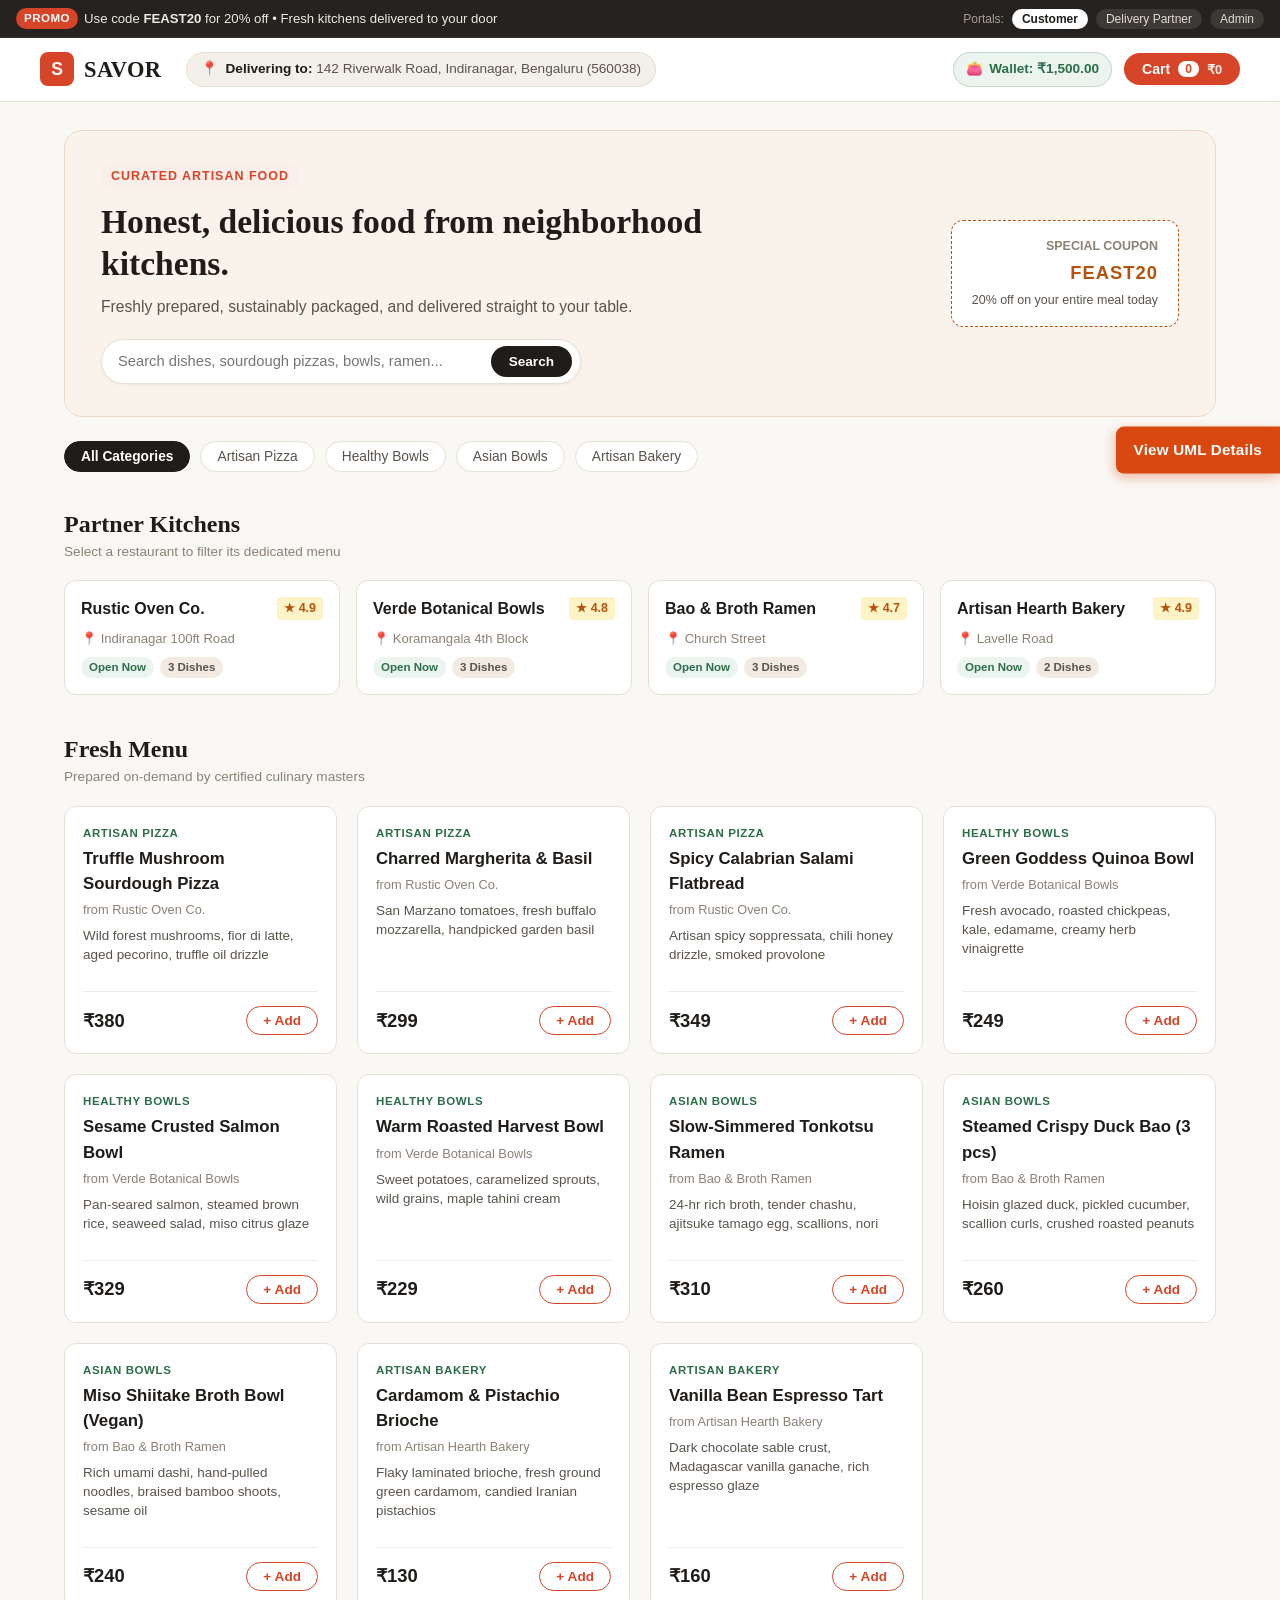
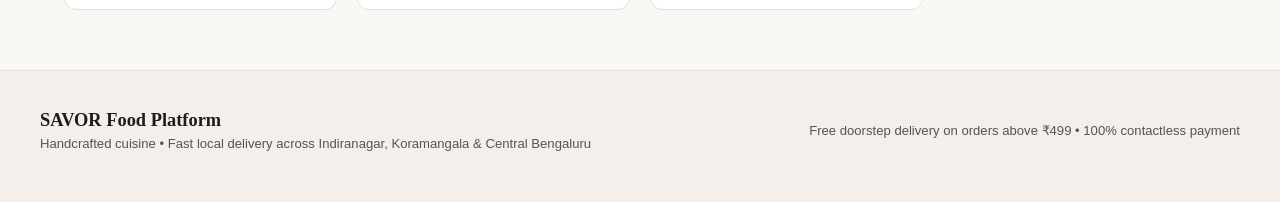
<file: index.html>
<!DOCTYPE html>
<html lang="en">
<head>
  <meta charset="UTF-8">
  <meta name="viewport" content="width=device-width, initial-scale=1.0">
  <title>SAVOR — Handcrafted Food & Local Kitchens</title>
  <link rel="stylesheet" href="styles.css">
</head>
<body>

  <!-- Top System Bar with Operational Portals & Offer -->
  <aside class="top-banner">
    <div style="display:flex; align-items:center;">
      <span class="banner-badge">PROMO</span>
      <span>Use code <strong>FEAST20</strong> for 20% off • Fresh kitchens delivered to your door</span>
    </div>
    <div class="banner-role-pills">
      <span style="font-size:0.75rem; color:#A8A095;">Portals:</span>
      <button class="role-pill-btn active" onclick="showRoleOverview('Customer')">Customer</button>
      <button class="role-pill-btn" onclick="showRoleOverview('DeliveryPartner')">Delivery Partner</button>
      <button class="role-pill-btn" onclick="showRoleOverview('Admin')">Admin</button>
    </div>
  </aside>

  <!-- Navigation Bar -->
  <header class="navbar">
    <div class="nav-container">
      <div style="display:flex; align-items:center; gap:24px;">
        <a href="#" class="brand-group">
          <div class="brand-icon">S</div>
          <span class="brand-name">SAVOR</span>
        </a>

        <!-- Delivery Address -->
        <div class="address-box" title="Delivery Address">
          <span>📍</span>
          <div>
            <span class="address-label">Delivering to:</span>
            <span id="navAddress">142 Riverwalk Road, Indiranagar, Bengaluru (560038)</span>
          </div>
        </div>
      </div>

      <!-- Nav Actions (Wallet & Cart) -->
      <div class="nav-actions">
        <!-- Customer Wallet Balance -->
        <div class="wallet-badge" title="Customer Wallet Balance">
          <span>👛</span>
          <span>Wallet: <strong id="walletDisplay">₹1,500.00</strong></span>
        </div>

        <!-- Cart Button -->
        <button class="btn-cart" onclick="openCart()">
          <span>Cart</span>
          <span class="cart-counter" id="cartCountBadge">0</span>
          <span id="cartNavTotal" style="font-size:0.8rem; opacity:0.9;">₹0.00</span>
        </button>
      </div>
    </div>
  </header>

  <main>
    <!-- Hero / Discovery Section -->
    <section class="hero-section">
      <div class="hero-card">
        <div class="hero-content">
          <span class="hero-tag">Curated Artisan Food</span>
          <h1 class="hero-title">Honest, delicious food from neighborhood kitchens.</h1>
          <p class="hero-subtitle">Freshly prepared, sustainably packaged, and delivered straight to your table.</p>
          
          <div class="hero-search-bar">
            <input type="text" id="searchInput" placeholder="Search dishes, sourdough pizzas, bowls, ramen...">
            <button class="hero-search-btn" onclick="renderFoodItems()">Search</button>
          </div>
        </div>

        <!-- Coupon Card -->
        <div class="hero-coupon-banner">
          <div class="coupon-label">Special Coupon</div>
          <div class="coupon-code">FEAST20</div>
          <div class="coupon-desc">20% off on your entire meal today</div>
        </div>
      </div>
    </section>

    <!-- Category Filter Chips -->
    <nav class="filter-section" id="filterChips" aria-label="Food Categories">
      <button class="filter-chip active" data-category="All">All Categories</button>
      <button class="filter-chip" data-category="Artisan Pizza">Artisan Pizza</button>
      <button class="filter-chip" data-category="Healthy Bowls">Healthy Bowls</button>
      <button class="filter-chip" data-category="Asian Bowls">Asian Bowls</button>
      <button class="filter-chip" data-category="Artisan Bakery">Artisan Bakery</button>
    </nav>

    <!-- Main Content Area -->
    <div class="content-container">
      <!-- Restaurants Section -->
      <section style="margin-bottom: 32px;">
        <div class="section-header">
          <div>
            <h2 class="section-title">Partner Kitchens</h2>
            <p class="section-meta">Select a restaurant to filter its dedicated menu</p>
          </div>
        </div>
        <div class="restaurants-strip" id="restaurantsStrip">
          <!-- Populated by app.js -->
        </div>
      </section>

      <!-- Food Catalog Grid -->
      <section>
        <div class="section-header">
          <div>
            <h2 class="section-title">Fresh Menu</h2>
            <p class="section-meta">Prepared on-demand by certified culinary masters</p>
          </div>
        </div>
        <div class="food-grid" id="foodGrid">
          <!-- Populated by app.js -->
        </div>
      </section>
    </div>
  </main>

  <!-- Slide-Over Cart Drawer -->
  <div class="cart-overlay" id="cartOverlay" onclick="closeCart()"></div>
  <aside class="cart-drawer" id="cartDrawer" aria-label="Shopping Cart">
    <div class="cart-drawer-header">
      <h3 class="cart-drawer-title">Your Order Cart</h3>
      <button class="btn-close-cart" onclick="closeCart()" aria-label="Close Cart">&times;</button>
    </div>

    <!-- Cart items list -->
    <div class="cart-items-list" id="cartItemsList">
      <!-- Populated by app.js -->
    </div>

    <!-- Cart summary & checkout footer -->
    <div class="cart-drawer-footer">
      <!-- Coupon apply box -->
      <div class="coupon-input-group">
        <input type="text" id="couponInput" placeholder="PROMO CODE (e.g. FEAST20)" value="FEAST20">
        <button onclick="applyCouponCode()">Apply</button>
      </div>
      <div id="couponMsg" class="coupon-status-msg"></div>

      <!-- Price breakdown in Rupees -->
      <div class="price-summary-row">
        <span>Subtotal</span>
        <span id="subtotalDisplay">₹0.00</span>
      </div>
      <div class="price-summary-row discount-row" id="discountRow" style="display:none;">
        <span>Promo Discount</span>
        <span id="discountDisplay">-₹0.00</span>
      </div>
      <div class="price-summary-row">
        <span>Delivery Fee</span>
        <span>₹40.00</span>
      </div>
      <div class="price-summary-row total-row">
        <span>Total Payable</span>
        <span id="totalDisplay">₹0.00</span>
      </div>

      <button class="btn-checkout" id="btnCheckout" onclick="openCheckoutModal()">Proceed to Checkout</button>
    </div>
  </aside>

  <!-- Checkout & Live Order Tracker Modal -->
  <div class="modal-backdrop" id="orderModalBackdrop">
    <div class="modal-box">
      <!-- Step 1: Checkout & Payment Selection -->
      <div id="checkoutStep">
        <div class="modal-header">
          <h3 class="modal-title">Checkout & Payment</h3>
          <button class="btn-close-cart" onclick="closeOrderModal()">&times;</button>
        </div>
        <div class="modal-body">
          <h4 style="font-size:0.95rem; margin-bottom:8px; color:var(--text-secondary);">Order Review</h4>
          <div id="checkoutOrderItems" style="background:var(--bg-subtle); padding:14px; border-radius:var(--radius-sm); margin-bottom:18px;">
            <!-- Rendered by app.js -->
          </div>

          <h4 style="font-size:0.95rem; margin-bottom:8px; color:var(--text-secondary);">Select Payment Method</h4>
          <div class="payment-methods-grid">
            <div class="payment-option-card selected" data-method="WALLET" onclick="selectPaymentMethod('WALLET')">
              <span style="font-size:1.3rem;">👛</span>
              <div>
                <div class="payment-option-name">Customer Wallet</div>
                <div class="payment-option-sub" id="walletOptionSub">Balance: ₹1,500.00</div>
              </div>
            </div>

            <div class="payment-option-card" data-method="UPI" onclick="selectPaymentMethod('UPI')">
              <span style="font-size:1.3rem;">📱</span>
              <div>
                <div class="payment-option-name">Instant UPI</div>
                <div class="payment-option-sub">GPay / PhonePe / Paytm / QR</div>
              </div>
            </div>

            <div class="payment-option-card" data-method="CARD" onclick="selectPaymentMethod('CARD')">
              <span style="font-size:1.3rem;">💳</span>
              <div>
                <div class="payment-option-name">Credit / Debit Card</div>
                <div class="payment-option-sub">Visa, Mastercard, RuPay</div>
              </div>
            </div>

            <div class="payment-option-card" data-method="COD" onclick="selectPaymentMethod('COD')">
              <span style="font-size:1.3rem;">💵</span>
              <div>
                <div class="payment-option-name">Cash on Delivery</div>
                <div class="payment-option-sub">Pay upon doorstep arrival</div>
              </div>
            </div>
          </div>

          <button class="btn-checkout" onclick="confirmAndPlaceOrder()">Place Order & Pay</button>
        </div>
      </div>

      <!-- Step 2: Live Order Tracker -->
      <div id="trackingStep" style="display:none;">
        <div class="modal-header">
          <h3 class="modal-title">Live Order Tracker</h3>
          <button class="btn-close-cart" onclick="closeOrderModal()">&times;</button>
        </div>
        <div class="modal-body">
          <div class="tracker-header">
            <div>
              <div class="tracker-order-id" id="trackerOrderId">Order #ORD-1092</div>
              <div class="tracker-timestamp" id="trackerTime">Placed just now</div>
            </div>
            <div style="text-align:right;">
              <div style="font-size:0.8rem; color:var(--text-muted);">From Kitchen</div>
              <div style="font-weight:700; color:var(--text-main);" id="trackerRestaurantName">Rustic Oven Co.</div>
            </div>
          </div>

          <!-- Order Status Stepper -->
          <div class="order-stepper">
            <div class="step-node active" id="stepNode_PLACED">
              <div class="step-dot">1</div>
              <div class="step-title">Order Placed</div>
              <div class="step-desc">Your order has been received by the platform.</div>
            </div>
            <div class="step-node" id="stepNode_CONFIRMED">
              <div class="step-dot">2</div>
              <div class="step-title">Kitchen Accepted</div>
              <div class="step-desc">The restaurant accepted and is allocating fresh ingredients.</div>
            </div>
            <div class="step-node" id="stepNode_PREPARING">
              <div class="step-dot">3</div>
              <div class="step-title">Cooking & Packaging</div>
              <div class="step-desc">Chefs are handcrafting your meal fresh.</div>
            </div>
            <div class="step-node" id="stepNode_OUT_FOR_DELIVERY">
              <div class="step-dot">4</div>
              <div class="step-title">Out for Delivery</div>
              <div class="step-desc">Delivery partner picked up and is en route.</div>
            </div>
            <div class="step-node" id="stepNode_DELIVERED">
              <div class="step-dot">5</div>
              <div class="step-title">Delivered</div>
              <div class="step-desc">Arrived safely at your doorstep. Enjoy your meal!</div>
            </div>
          </div>

          <!-- Assigned Delivery Partner Card -->
          <div class="delivery-partner-badge">
            <div style="display:flex; align-items:center; gap:12px;">
              <div class="partner-avatar">🛵</div>
              <div>
                <div style="font-weight:700; font-size:0.92rem;" id="trackerPartnerName">Marcus Vance</div>
                <div style="font-size:0.8rem; color:var(--text-muted);" id="trackerPartnerVehicle">TVS Jupiter • KA-04-E-4921</div>
              </div>
            </div>
            <span class="status-pill open">Assigned Rider</span>
          </div>

          <!-- Real Operational Controls -->
          <div class="sim-controls">
            <button class="btn-sim-action" id="btnSimAdvance" onclick="advanceOrderStatusSimulation()">
              Advance Order Status
            </button>
            <button class="btn-sim-action btn-sim-cancel" onclick="cancelCurrentOrder()">
              Cancel Order
            </button>
          </div>
        </div>
      </div>
    </div>
  </div>

  <!-- Role Inspection & Operational Dashboard Modal -->
  <div class="modal-backdrop" id="roleOverviewModal">
    <div class="modal-box">
      <div class="modal-header">
        <h3 class="modal-title" id="roleModalTitle">Role Dashboard</h3>
        <button class="btn-close-cart" onclick="closeRoleOverview()">&times;</button>
      </div>
      <div class="modal-body" id="roleOverviewContent">
        <!-- Rendered dynamically by app.js with real actions & stats -->
      </div>
    </div>
  </div>

  <!-- Minimal Footer -->
  <footer class="site-footer">
    <div class="footer-container">
      <div>
        <div class="footer-brand">SAVOR Food Platform</div>
        <p class="footer-note">Handcrafted cuisine &bull; Fast local delivery across Indiranagar, Koramangala & Central Bengaluru</p>
      </div>
      <div style="font-size:0.82rem; color:var(--text-secondary); text-align:right;">
        <span>Free doorstep delivery on orders above ₹499 &bull; 100% contactless payment</span>
      </div>
    </div>
  </footer>

  <!-- Floating Button: View UML Details (Home page only) -->
  <a href="/uml" id="btnFloatingUml" class="floating-uml-btn" aria-label="View UML Details">
    <span>View UML Details</span>
  </a>

  <style>
    /* Floating Button on the right side of the screen, vertically in the middle */
    .floating-uml-btn {
      position: fixed;
      right: 0;
      top: 50%;
      transform: translateY(-50%);
      background-color: #d9480f;
      color: #ffffff !important;
      text-decoration: none;
      padding: 12px 18px;
      border-top-left-radius: 8px;
      border-bottom-left-radius: 8px;
      border-top-right-radius: 0;
      border-bottom-right-radius: 0;
      box-shadow: -2px 4px 12px rgba(217, 72, 15, 0.35);
      font-family: var(--font-sans, -apple-system, BlinkMacSystemFont, "Segoe UI", Roboto, sans-serif);
      font-weight: 600;
      font-size: 0.95rem;
      letter-spacing: 0.2px;
      z-index: 999;
      display: inline-flex;
      align-items: center;
      transition: all 0.2s ease;
      cursor: pointer;
    }
    .floating-uml-btn:hover {
      background-color: #bf3f0d;
      transform: translateY(-50%) translateX(-4px);
      box-shadow: -4px 6px 18px rgba(217, 72, 15, 0.5);
      color: #ffffff !important;
    }
  </style>

  <script>
    if (window.location.protocol === 'file:') {
      var umlFloatingBtn = document.getElementById('btnFloatingUml');
      if (umlFloatingBtn) {
        umlFloatingBtn.setAttribute('href', 'uml.html');
      }
    }
  </script>

  <script src="app.js"></script>
</body>
</html>
</file>
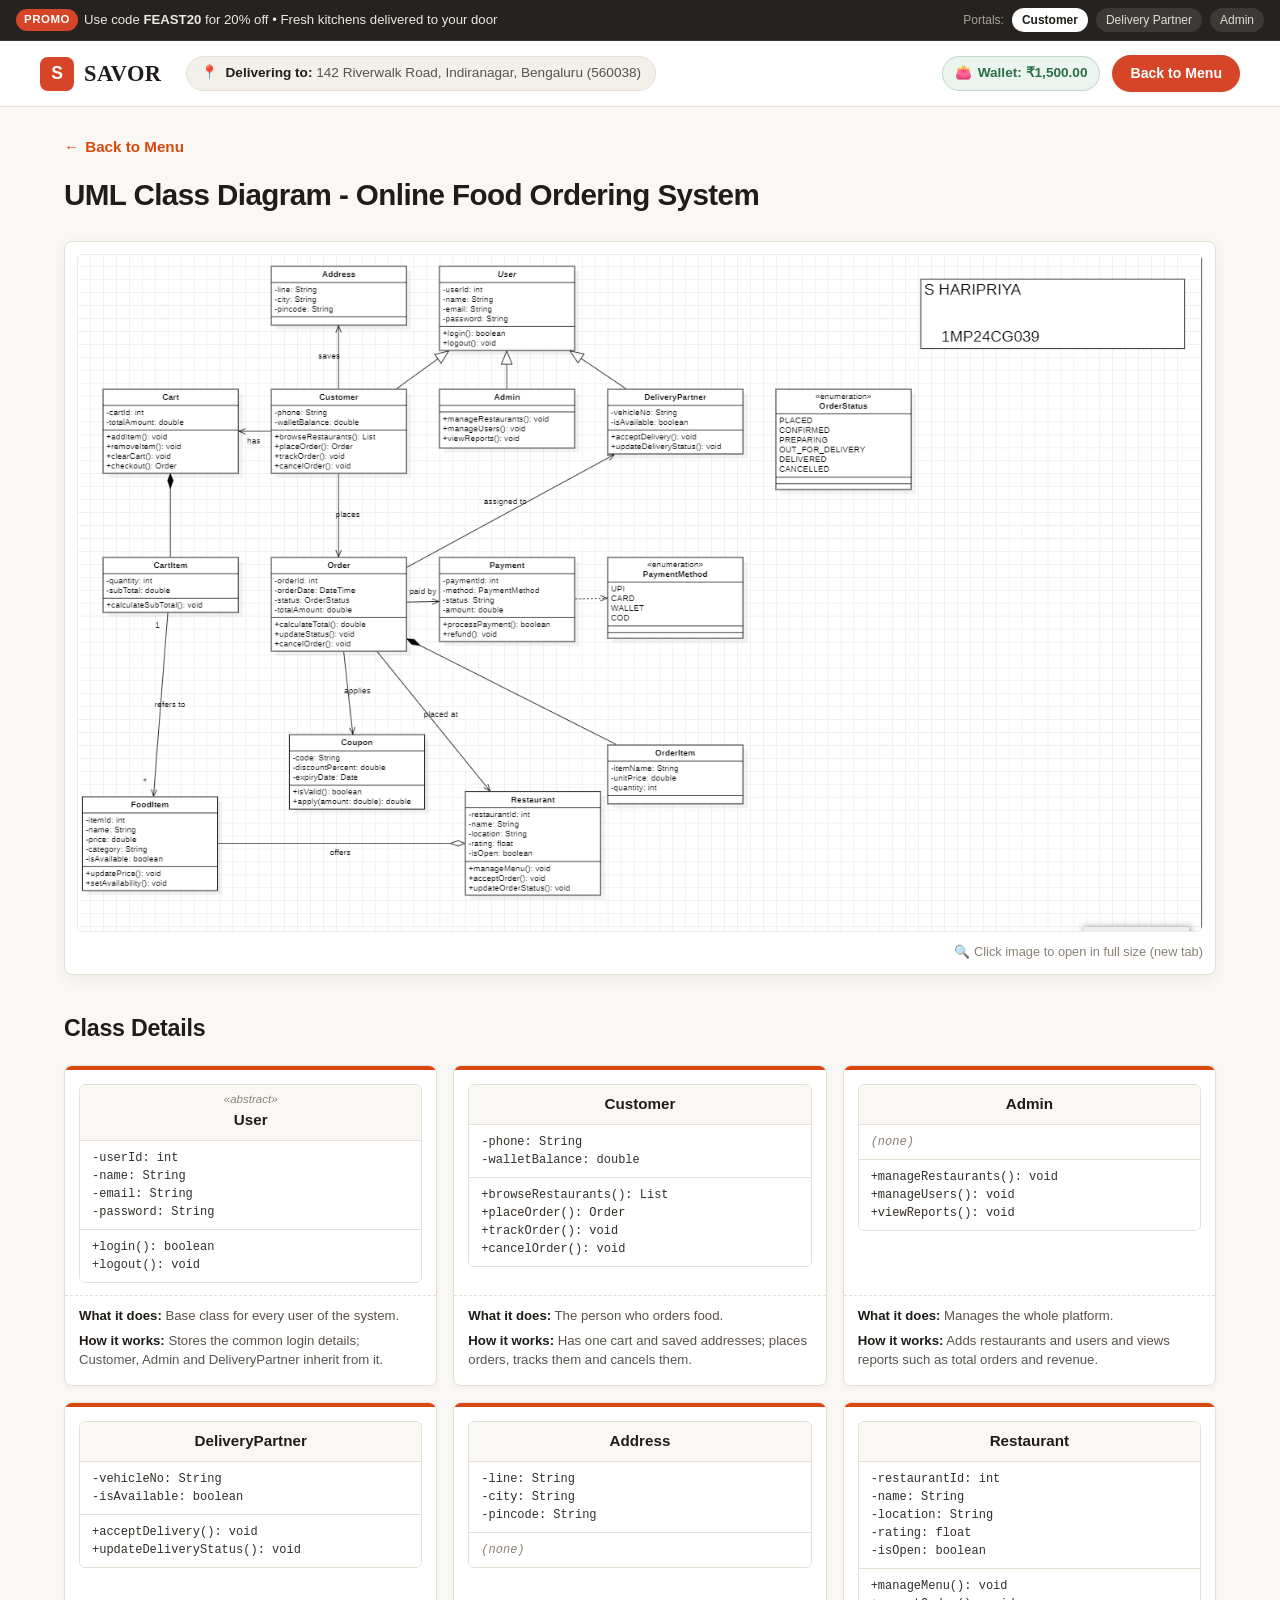
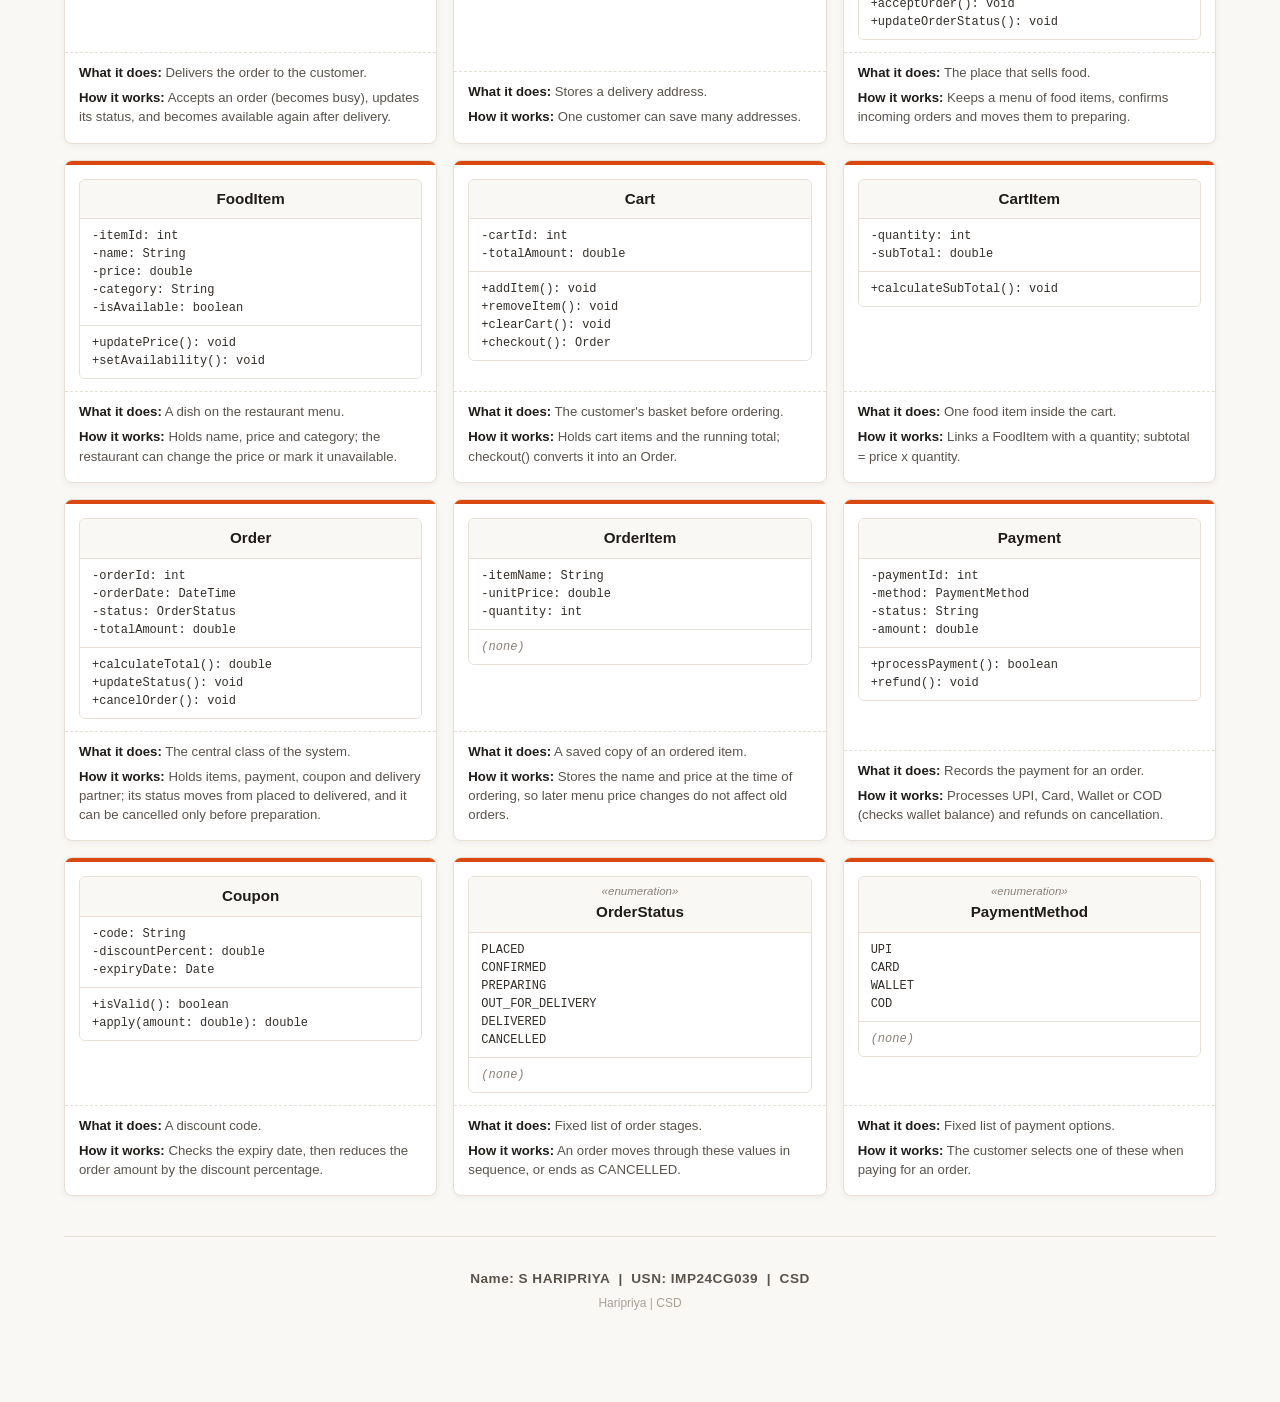
<file: uml.html>
<!DOCTYPE html>
<html lang="en">
<head>
  <meta charset="UTF-8">
  <meta name="viewport" content="width=device-width, initial-scale=1.0">
  <title>UML Class Diagram — Online Food Ordering System</title>
  <link rel="stylesheet" href="styles.css">
  <style>
    /* Inline styles for UML Details Page */
    .uml-page-container {
      max-width: 1200px;
      margin: 28px auto 50px;
      padding: 0 24px;
    }

    .back-menu-link {
      display: inline-flex;
      align-items: center;
      gap: 6px;
      color: #d9480f;
      font-weight: 600;
      font-size: 0.95rem;
      text-decoration: none;
      margin-bottom: 14px;
      transition: color 0.15s ease, transform 0.15s ease;
    }
    .back-menu-link:hover {
      color: #bf3f0d;
      transform: translateX(-3px);
    }

    .uml-main-title {
      font-size: 1.85rem;
      font-weight: 700;
      color: #1F1C19;
      margin-bottom: 24px;
      letter-spacing: -0.02em;
    }

    /* Diagram Image Section */
    .uml-diagram-wrapper {
      background: #FFFFFF;
      border: 1px solid #E6DFD5;
      border-radius: 8px;
      padding: 12px;
      box-shadow: 0 4px 14px rgba(35, 28, 24, 0.06);
      margin-bottom: 36px;
      transition: box-shadow 0.2s ease;
    }
    .uml-diagram-wrapper:hover {
      box-shadow: 0 8px 24px rgba(35, 28, 24, 0.10);
    }
    .uml-diagram-wrapper a {
      display: block;
      text-decoration: none;
      cursor: zoom-in;
    }
    .uml-diagram-img {
      display: block;
      width: 100%;
      max-width: 100%;
      height: auto;
      border-radius: 6px;
      border: 1px solid #EFEBE4;
    }
    .uml-img-caption {
      margin-top: 10px;
      font-size: 0.8rem;
      color: #8A8177;
      text-align: right;
    }

    /* Class Details Section */
    .uml-section-title {
      font-size: 1.45rem;
      font-weight: 700;
      color: #1F1C19;
      margin-bottom: 20px;
      letter-spacing: -0.01em;
    }

    /* Responsive Grid: 3 columns, 2 under 900px, 1 under 600px */
    .uml-grid {
      display: grid;
      grid-template-columns: repeat(3, 1fr);
      gap: 16px;
      align-items: stretch;
    }
    @media (max-width: 900px) {
      .uml-grid {
        grid-template-columns: repeat(2, 1fr);
      }
    }
    @media (max-width: 600px) {
      .uml-grid {
        grid-template-columns: 1fr;
      }
    }

    /* Card Style: white bg, 1px border, rounded corners, light shadow, orange header strip, equal height */
    .uml-card {
      background: #FFFFFF;
      border: 1px solid #E6DFD5;
      border-radius: 8px;
      box-shadow: 0 2px 6px rgba(35, 28, 24, 0.05);
      display: flex;
      flex-direction: column;
      overflow: hidden;
      height: 100%;
      box-sizing: border-box;
      transition: transform 0.15s ease, box-shadow 0.15s ease;
    }
    .uml-card:hover {
      transform: translateY(-2px);
      box-shadow: 0 6px 16px rgba(35, 28, 24, 0.08);
    }

    .uml-header-strip {
      height: 4px;
      background-color: #d9480f;
      width: 100%;
      flex-shrink: 0;
    }

    /* UML-Style Class Table */
    .uml-table {
      border: 1px solid #E6DFD5;
      border-radius: 6px;
      margin: 14px 14px 12px;
      background: #FFFFFF;
      overflow: hidden;
    }

    .uml-table-header {
      padding: 8px 10px;
      text-align: center;
      background: #FAF8F5;
      border-bottom: 1px solid #E6DFD5;
    }
    .uml-stereotype {
      font-size: 0.72rem;
      color: #8A8177;
      font-style: italic;
      line-height: 1.2;
      margin-bottom: 2px;
    }
    .uml-class-name {
      font-weight: 700;
      font-size: 0.95rem;
      color: #1F1C19;
    }

    .uml-section {
      padding: 8px 12px;
      font-family: 'SFMono-Regular', Consolas, 'Liberation Mono', Menlo, Courier, monospace;
      font-size: 0.75rem;
      line-height: 1.5;
      color: #332E29;
      background: #FFFFFF;
    }
    .uml-attributes {
      border-bottom: 1px solid #E6DFD5;
    }
    .uml-none {
      color: #8A8177;
      font-style: italic;
      font-family: inherit;
    }

    /* Explanation: What it does & How it works */
    .uml-explanation {
      padding: 10px 14px 16px;
      font-size: 0.825rem;
      line-height: 1.45;
      color: #59534C;
      border-top: 1px dashed #E6DFD5;
      margin-top: auto;
      display: flex;
      flex-direction: column;
      gap: 6px;
    }
    .uml-explanation strong {
      color: #1F1C19;
    }

    /* Footer */
    .uml-page-footer {
      text-align: center;
      color: #8A8177;
      font-size: 0.85rem;
      padding: 32px 16px 40px;
      border-top: 1px solid #E6DFD5;
      margin-top: 40px;
    }
    .uml-page-footer .author-primary {
      font-weight: 600;
      color: #59534C;
      letter-spacing: 0.5px;
    }
    .uml-page-footer .author-secondary {
      font-size: 0.75rem;
      color: #A8A095;
      margin-top: 4px;
    }
  </style>
</head>
<body>

  <!-- Top System Bar with Operational Portals & Offer (Same navbar style) -->
  <aside class="top-banner">
    <div style="display:flex; align-items:center;">
      <span class="banner-badge">PROMO</span>
      <span>Use code <strong>FEAST20</strong> for 20% off • Fresh kitchens delivered to your door</span>
    </div>
    <div class="banner-role-pills">
      <span style="font-size:0.75rem; color:#A8A095;">Portals:</span>
      <a href="/" class="role-pill-btn active" style="text-decoration:none;">Customer</a>
      <a href="/" class="role-pill-btn" style="text-decoration:none;">Delivery Partner</a>
      <a href="/" class="role-pill-btn" style="text-decoration:none;">Admin</a>
    </div>
  </aside>

  <!-- Navigation Bar (Same as other pages) -->
  <header class="navbar">
    <div class="nav-container">
      <div style="display:flex; align-items:center; gap:24px;">
        <a href="/" class="brand-group" id="navBrandLink" style="text-decoration:none;">
          <div class="brand-icon">S</div>
          <span class="brand-name">SAVOR</span>
        </a>

        <!-- Delivery Address -->
        <div class="address-box" title="Delivery Address">
          <span>📍</span>
          <div>
            <span class="address-label">Delivering to:</span>
            <span>142 Riverwalk Road, Indiranagar, Bengaluru (560038)</span>
          </div>
        </div>
      </div>

      <!-- Nav Actions (Wallet & Back to Menu) -->
      <div class="nav-actions">
        <div class="wallet-badge" title="Customer Wallet Balance">
          <span>👛</span>
          <span>Wallet: <strong>₹1,500.00</strong></span>
        </div>
        <a href="/" class="btn-cart" id="navBackBtn" style="text-decoration:none;">
          <span>Back to Menu</span>
        </a>
      </div>
    </div>
  </header>

  <!-- Main Container -->
  <main class="uml-page-container">
    <!-- Back to Menu link -->
    <div>
      <a href="/" class="back-menu-link" id="topBackLink">
        <span>&larr;</span> Back to Menu
      </a>
    </div>

    <!-- Main Heading -->
    <h1 class="uml-main-title">UML Class Diagram - Online Food Ordering System</h1>

    <!-- 1. UML Diagram Image -->
    <section class="uml-diagram-wrapper">
      <a href="/static/uml_diagram.png" id="diagramImgLink" target="_blank" rel="noopener noreferrer" title="Click to view full size diagram in a new tab">
        <img src="/static/uml_diagram.png" id="diagramImg" alt="UML Class Diagram - Online Food Ordering System" class="uml-diagram-img">
      </a>
      <div class="uml-img-caption">
        <span>🔍 Click image to open in full size (new tab)</span>
      </div>
    </section>

    <!-- 2. Class Details Heading -->
    <h2 class="uml-section-title">Class Details</h2>

    <!-- 3. Responsive Grid of 15 Cards (3 per row) -->
    <div class="uml-grid">

      <!-- ==================== ROW 1 ==================== -->
      <!-- Card 1: User -->
      <div class="uml-card">
        <div class="uml-header-strip"></div>
        <div class="uml-table">
          <div class="uml-table-header">
            <div class="uml-stereotype">&laquo;abstract&raquo;</div>
            <div class="uml-class-name">User</div>
          </div>
          <div class="uml-section uml-attributes">
            <div>-userId: int</div>
            <div>-name: String</div>
            <div>-email: String</div>
            <div>-password: String</div>
          </div>
          <div class="uml-section uml-methods">
            <div>+login(): boolean</div>
            <div>+logout(): void</div>
          </div>
        </div>
        <div class="uml-explanation">
          <div><strong>What it does:</strong> Base class for every user of the system.</div>
          <div><strong>How it works:</strong> Stores the common login details; Customer, Admin and DeliveryPartner inherit from it.</div>
        </div>
      </div>

      <!-- Card 2: Customer -->
      <div class="uml-card">
        <div class="uml-header-strip"></div>
        <div class="uml-table">
          <div class="uml-table-header">
            <div class="uml-class-name">Customer</div>
          </div>
          <div class="uml-section uml-attributes">
            <div>-phone: String</div>
            <div>-walletBalance: double</div>
          </div>
          <div class="uml-section uml-methods">
            <div>+browseRestaurants(): List</div>
            <div>+placeOrder(): Order</div>
            <div>+trackOrder(): void</div>
            <div>+cancelOrder(): void</div>
          </div>
        </div>
        <div class="uml-explanation">
          <div><strong>What it does:</strong> The person who orders food.</div>
          <div><strong>How it works:</strong> Has one cart and saved addresses; places orders, tracks them and cancels them.</div>
        </div>
      </div>

      <!-- Card 3: Admin -->
      <div class="uml-card">
        <div class="uml-header-strip"></div>
        <div class="uml-table">
          <div class="uml-table-header">
            <div class="uml-class-name">Admin</div>
          </div>
          <div class="uml-section uml-attributes">
            <div class="uml-none">(none)</div>
          </div>
          <div class="uml-section uml-methods">
            <div>+manageRestaurants(): void</div>
            <div>+manageUsers(): void</div>
            <div>+viewReports(): void</div>
          </div>
        </div>
        <div class="uml-explanation">
          <div><strong>What it does:</strong> Manages the whole platform.</div>
          <div><strong>How it works:</strong> Adds restaurants and users and views reports such as total orders and revenue.</div>
        </div>
      </div>

      <!-- ==================== ROW 2 ==================== -->
      <!-- Card 4: DeliveryPartner -->
      <div class="uml-card">
        <div class="uml-header-strip"></div>
        <div class="uml-table">
          <div class="uml-table-header">
            <div class="uml-class-name">DeliveryPartner</div>
          </div>
          <div class="uml-section uml-attributes">
            <div>-vehicleNo: String</div>
            <div>-isAvailable: boolean</div>
          </div>
          <div class="uml-section uml-methods">
            <div>+acceptDelivery(): void</div>
            <div>+updateDeliveryStatus(): void</div>
          </div>
        </div>
        <div class="uml-explanation">
          <div><strong>What it does:</strong> Delivers the order to the customer.</div>
          <div><strong>How it works:</strong> Accepts an order (becomes busy), updates its status, and becomes available again after delivery.</div>
        </div>
      </div>

      <!-- Card 5: Address -->
      <div class="uml-card">
        <div class="uml-header-strip"></div>
        <div class="uml-table">
          <div class="uml-table-header">
            <div class="uml-class-name">Address</div>
          </div>
          <div class="uml-section uml-attributes">
            <div>-line: String</div>
            <div>-city: String</div>
            <div>-pincode: String</div>
          </div>
          <div class="uml-section uml-methods">
            <div class="uml-none">(none)</div>
          </div>
        </div>
        <div class="uml-explanation">
          <div><strong>What it does:</strong> Stores a delivery address.</div>
          <div><strong>How it works:</strong> One customer can save many addresses.</div>
        </div>
      </div>

      <!-- Card 6: Restaurant -->
      <div class="uml-card">
        <div class="uml-header-strip"></div>
        <div class="uml-table">
          <div class="uml-table-header">
            <div class="uml-class-name">Restaurant</div>
          </div>
          <div class="uml-section uml-attributes">
            <div>-restaurantId: int</div>
            <div>-name: String</div>
            <div>-location: String</div>
            <div>-rating: float</div>
            <div>-isOpen: boolean</div>
          </div>
          <div class="uml-section uml-methods">
            <div>+manageMenu(): void</div>
            <div>+acceptOrder(): void</div>
            <div>+updateOrderStatus(): void</div>
          </div>
        </div>
        <div class="uml-explanation">
          <div><strong>What it does:</strong> The place that sells food.</div>
          <div><strong>How it works:</strong> Keeps a menu of food items, confirms incoming orders and moves them to preparing.</div>
        </div>
      </div>

      <!-- ==================== ROW 3 ==================== -->
      <!-- Card 7: FoodItem -->
      <div class="uml-card">
        <div class="uml-header-strip"></div>
        <div class="uml-table">
          <div class="uml-table-header">
            <div class="uml-class-name">FoodItem</div>
          </div>
          <div class="uml-section uml-attributes">
            <div>-itemId: int</div>
            <div>-name: String</div>
            <div>-price: double</div>
            <div>-category: String</div>
            <div>-isAvailable: boolean</div>
          </div>
          <div class="uml-section uml-methods">
            <div>+updatePrice(): void</div>
            <div>+setAvailability(): void</div>
          </div>
        </div>
        <div class="uml-explanation">
          <div><strong>What it does:</strong> A dish on the restaurant menu.</div>
          <div><strong>How it works:</strong> Holds name, price and category; the restaurant can change the price or mark it unavailable.</div>
        </div>
      </div>

      <!-- Card 8: Cart -->
      <div class="uml-card">
        <div class="uml-header-strip"></div>
        <div class="uml-table">
          <div class="uml-table-header">
            <div class="uml-class-name">Cart</div>
          </div>
          <div class="uml-section uml-attributes">
            <div>-cartId: int</div>
            <div>-totalAmount: double</div>
          </div>
          <div class="uml-section uml-methods">
            <div>+addItem(): void</div>
            <div>+removeItem(): void</div>
            <div>+clearCart(): void</div>
            <div>+checkout(): Order</div>
          </div>
        </div>
        <div class="uml-explanation">
          <div><strong>What it does:</strong> The customer's basket before ordering.</div>
          <div><strong>How it works:</strong> Holds cart items and the running total; checkout() converts it into an Order.</div>
        </div>
      </div>

      <!-- Card 9: CartItem -->
      <div class="uml-card">
        <div class="uml-header-strip"></div>
        <div class="uml-table">
          <div class="uml-table-header">
            <div class="uml-class-name">CartItem</div>
          </div>
          <div class="uml-section uml-attributes">
            <div>-quantity: int</div>
            <div>-subTotal: double</div>
          </div>
          <div class="uml-section uml-methods">
            <div>+calculateSubTotal(): void</div>
          </div>
        </div>
        <div class="uml-explanation">
          <div><strong>What it does:</strong> One food item inside the cart.</div>
          <div><strong>How it works:</strong> Links a FoodItem with a quantity; subtotal = price x quantity.</div>
        </div>
      </div>

      <!-- ==================== ROW 4 ==================== -->
      <!-- Card 10: Order -->
      <div class="uml-card">
        <div class="uml-header-strip"></div>
        <div class="uml-table">
          <div class="uml-table-header">
            <div class="uml-class-name">Order</div>
          </div>
          <div class="uml-section uml-attributes">
            <div>-orderId: int</div>
            <div>-orderDate: DateTime</div>
            <div>-status: OrderStatus</div>
            <div>-totalAmount: double</div>
          </div>
          <div class="uml-section uml-methods">
            <div>+calculateTotal(): double</div>
            <div>+updateStatus(): void</div>
            <div>+cancelOrder(): void</div>
          </div>
        </div>
        <div class="uml-explanation">
          <div><strong>What it does:</strong> The central class of the system.</div>
          <div><strong>How it works:</strong> Holds items, payment, coupon and delivery partner; its status moves from placed to delivered, and it can be cancelled only before preparation.</div>
        </div>
      </div>

      <!-- Card 11: OrderItem -->
      <div class="uml-card">
        <div class="uml-header-strip"></div>
        <div class="uml-table">
          <div class="uml-table-header">
            <div class="uml-class-name">OrderItem</div>
          </div>
          <div class="uml-section uml-attributes">
            <div>-itemName: String</div>
            <div>-unitPrice: double</div>
            <div>-quantity: int</div>
          </div>
          <div class="uml-section uml-methods">
            <div class="uml-none">(none)</div>
          </div>
        </div>
        <div class="uml-explanation">
          <div><strong>What it does:</strong> A saved copy of an ordered item.</div>
          <div><strong>How it works:</strong> Stores the name and price at the time of ordering, so later menu price changes do not affect old orders.</div>
        </div>
      </div>

      <!-- Card 12: Payment -->
      <div class="uml-card">
        <div class="uml-header-strip"></div>
        <div class="uml-table">
          <div class="uml-table-header">
            <div class="uml-class-name">Payment</div>
          </div>
          <div class="uml-section uml-attributes">
            <div>-paymentId: int</div>
            <div>-method: PaymentMethod</div>
            <div>-status: String</div>
            <div>-amount: double</div>
          </div>
          <div class="uml-section uml-methods">
            <div>+processPayment(): boolean</div>
            <div>+refund(): void</div>
          </div>
        </div>
        <div class="uml-explanation">
          <div><strong>What it does:</strong> Records the payment for an order.</div>
          <div><strong>How it works:</strong> Processes UPI, Card, Wallet or COD (checks wallet balance) and refunds on cancellation.</div>
        </div>
      </div>

      <!-- ==================== ROW 5 ==================== -->
      <!-- Card 13: Coupon -->
      <div class="uml-card">
        <div class="uml-header-strip"></div>
        <div class="uml-table">
          <div class="uml-table-header">
            <div class="uml-class-name">Coupon</div>
          </div>
          <div class="uml-section uml-attributes">
            <div>-code: String</div>
            <div>-discountPercent: double</div>
            <div>-expiryDate: Date</div>
          </div>
          <div class="uml-section uml-methods">
            <div>+isValid(): boolean</div>
            <div>+apply(amount: double): double</div>
          </div>
        </div>
        <div class="uml-explanation">
          <div><strong>What it does:</strong> A discount code.</div>
          <div><strong>How it works:</strong> Checks the expiry date, then reduces the order amount by the discount percentage.</div>
        </div>
      </div>

      <!-- Card 14: OrderStatus -->
      <div class="uml-card">
        <div class="uml-header-strip"></div>
        <div class="uml-table">
          <div class="uml-table-header">
            <div class="uml-stereotype">&laquo;enumeration&raquo;</div>
            <div class="uml-class-name">OrderStatus</div>
          </div>
          <div class="uml-section uml-attributes">
            <div>PLACED</div>
            <div>CONFIRMED</div>
            <div>PREPARING</div>
            <div>OUT_FOR_DELIVERY</div>
            <div>DELIVERED</div>
            <div>CANCELLED</div>
          </div>
          <div class="uml-section uml-methods">
            <div class="uml-none">(none)</div>
          </div>
        </div>
        <div class="uml-explanation">
          <div><strong>What it does:</strong> Fixed list of order stages.</div>
          <div><strong>How it works:</strong> An order moves through these values in sequence, or ends as CANCELLED.</div>
        </div>
      </div>

      <!-- Card 15: PaymentMethod -->
      <div class="uml-card">
        <div class="uml-header-strip"></div>
        <div class="uml-table">
          <div class="uml-table-header">
            <div class="uml-stereotype">&laquo;enumeration&raquo;</div>
            <div class="uml-class-name">PaymentMethod</div>
          </div>
          <div class="uml-section uml-attributes">
            <div>UPI</div>
            <div>CARD</div>
            <div>WALLET</div>
            <div>COD</div>
          </div>
          <div class="uml-section uml-methods">
            <div class="uml-none">(none)</div>
          </div>
        </div>
        <div class="uml-explanation">
          <div><strong>What it does:</strong> Fixed list of payment options.</div>
          <div><strong>How it works:</strong> The customer selects one of these when paying for an order.</div>
        </div>
      </div>

    </div>

    <!-- 4. Footer below all cards -->
    <footer class="uml-page-footer">
      <div class="author-primary">Name: S HARIPRIYA &nbsp;|&nbsp; USN: IMP24CG039 &nbsp;|&nbsp; CSD</div>
      <div class="author-secondary">Haripriya | CSD</div>
    </footer>
  </main>

  <!-- Local file:// protocol fallback -->
  <script>
    if (window.location.protocol === 'file:') {
      var topBack = document.getElementById('topBackLink');
      var navBack = document.getElementById('navBackBtn');
      var navBrand = document.getElementById('navBrandLink');
      var img = document.getElementById('diagramImg');
      var imgLink = document.getElementById('diagramImgLink');

      if (topBack) topBack.href = 'index.html';
      if (navBack) navBack.href = 'index.html';
      if (navBrand) navBrand.href = 'index.html';
      if (img) img.src = 'static/uml_diagram.png';
      if (imgLink) imgLink.href = 'static/uml_diagram.png';
    }
  </script>
</body>
</html>
</file>
<file: styles.css>
/* ==========================================================================
   SAVOR - Minimal Food Platform
   Warm, organic palette avoiding AI purple/blue gradients
   ========================================================================== */

:root {
  /* Warm Earth & Food Palette */
  --bg-page: #FAF8F5;
  --bg-surface: #FFFFFF;
  --bg-subtle: #F3EFE9;
  --bg-muted: #EBE5DC;
  
  /* Text */
  --text-main: #1F1C19;
  --text-secondary: #59534C;
  --text-muted: #8A8177;
  --text-inverted: #FFFFFF;
  
  /* Accents - Terracotta, Olive Basil, Saffron Amber */
  --accent-primary: #D64527;        /* Terracotta Paprika */
  --accent-primary-hover: #B83419;
  --accent-subtle: #FAEEEA;
  
  --accent-green: #2B6E48;          /* Olive / Basil */
  --accent-green-subtle: #EBF4EE;
  
  --accent-amber: #B45309;          /* Saffron Gold */
  --accent-amber-subtle: #FEF3C7;
  
  --border-color: #E6DFD5;
  --border-subtle: #EFEBE4;
  
  /* Radii & Shadows */
  --radius-xs: 4px;
  --radius-sm: 8px;
  --radius-md: 12px;
  --radius-lg: 18px;
  --radius-full: 9999px;
  
  --shadow-sm: 0 1px 3px rgba(35, 28, 24, 0.05);
  --shadow-md: 0 4px 14px rgba(35, 28, 24, 0.07);
  --shadow-lg: 0 16px 36px rgba(35, 28, 24, 0.10);
  
  --font-sans: -apple-system, BlinkMacSystemFont, "Segoe UI", Roboto, "Helvetica Neue", Arial, sans-serif;
  --font-serif: "Iowan Old Style", "Apple Garamond", "Baskerville", "Times New Roman", "Droid Serif", Times, Source Serif Pro, serif, "Apple Color Emoji", "Segoe UI Emoji", "Segoe UI Symbol";
}

* {
  box-sizing: border-box;
  margin: 0;
  padding: 0;
}

body {
  font-family: var(--font-sans);
  background-color: var(--bg-page);
  color: var(--text-main);
  line-height: 1.5;
  -webkit-font-smoothing: antialiased;
}

/* ----------------- Top Announcement Bar ----------------- */
.top-banner {
  background-color: #26221F;
  color: #EDE8E1;
  font-size: 0.825rem;
  padding: 8px 16px;
  display: flex;
  justify-content: space-between;
  align-items: center;
  border-bottom: 1px solid rgba(255, 255, 255, 0.08);
}
.banner-badge {
  background: var(--accent-primary);
  color: white;
  padding: 2px 8px;
  border-radius: var(--radius-full);
  font-size: 0.72rem;
  font-weight: 700;
  margin-right: 6px;
  letter-spacing: 0.5px;
}
.banner-role-pills {
  display: flex;
  gap: 8px;
  align-items: center;
}
.role-pill-btn {
  background: rgba(255, 255, 255, 0.1);
  color: #E2DBD2;
  border: none;
  font-size: 0.75rem;
  padding: 3px 10px;
  border-radius: var(--radius-full);
  cursor: pointer;
  transition: all 0.15s ease;
}
.role-pill-btn:hover, .role-pill-btn.active {
  background: #FFFFFF;
  color: #1F1C19;
  font-weight: 600;
}

/* ----------------- Header & Navigation ----------------- */
.navbar {
  background-color: var(--bg-surface);
  border-bottom: 1px solid var(--border-color);
  padding: 14px 24px;
  position: sticky;
  top: 0;
  z-index: 50;
}
.nav-container {
  max-width: 1200px;
  margin: 0 auto;
  display: flex;
  align-items: center;
  justify-content: space-between;
  gap: 20px;
}
.brand-group {
  display: flex;
  align-items: center;
  gap: 10px;
  text-decoration: none;
  color: inherit;
}
.brand-icon {
  width: 34px;
  height: 34px;
  border-radius: var(--radius-sm);
  background: var(--accent-primary);
  color: white;
  display: grid;
  place-items: center;
  font-size: 1.1rem;
  font-weight: 800;
}
.brand-name {
  font-family: var(--font-serif);
  font-size: 1.4rem;
  font-weight: 700;
  letter-spacing: 0.5px;
  color: var(--text-main);
}

.address-box {
  display: flex;
  align-items: center;
  gap: 8px;
  background: var(--bg-subtle);
  border: 1px solid var(--border-color);
  padding: 6px 14px;
  border-radius: var(--radius-full);
  font-size: 0.85rem;
  color: var(--text-secondary);
  cursor: pointer;
  transition: border-color 0.15s;
}
.address-box:hover {
  border-color: var(--text-muted);
}
.address-label {
  font-weight: 600;
  color: var(--text-main);
}

.nav-actions {
  display: flex;
  align-items: center;
  gap: 12px;
}
.wallet-badge {
  display: flex;
  align-items: center;
  gap: 6px;
  background: var(--accent-green-subtle);
  color: var(--accent-green);
  border: 1px solid rgba(43, 110, 72, 0.2);
  padding: 6px 12px;
  border-radius: var(--radius-full);
  font-size: 0.85rem;
  font-weight: 600;
}
.btn-cart {
  background: var(--accent-primary);
  color: var(--text-inverted);
  border: none;
  padding: 8px 18px;
  border-radius: var(--radius-full);
  font-size: 0.88rem;
  font-weight: 600;
  cursor: pointer;
  display: flex;
  align-items: center;
  gap: 8px;
  box-shadow: var(--shadow-sm);
  transition: background 0.15s ease, transform 0.1s;
}
.btn-cart:hover {
  background: var(--accent-primary-hover);
}
.btn-cart:active {
  transform: scale(0.98);
}
.cart-counter {
  background: white;
  color: var(--accent-primary);
  font-size: 0.75rem;
  font-weight: 700;
  padding: 1px 7px;
  border-radius: var(--radius-full);
}

/* ----------------- Hero / Discovery ----------------- */
.hero-section {
  max-width: 1200px;
  margin: 28px auto 0;
  padding: 0 24px;
}
.hero-card {
  background: #FAF3EC;
  border: 1px solid #ECD8C8;
  border-radius: var(--radius-lg);
  padding: 32px 36px;
  display: flex;
  justify-content: space-between;
  align-items: center;
  position: relative;
  overflow: hidden;
}
.hero-content {
  max-width: 650px;
  z-index: 2;
}
.hero-tag {
  display: inline-block;
  background: var(--accent-subtle);
  color: var(--accent-primary);
  font-size: 0.78rem;
  font-weight: 700;
  text-transform: uppercase;
  letter-spacing: 1px;
  padding: 4px 10px;
  border-radius: var(--radius-full);
  margin-bottom: 12px;
}
.hero-title {
  font-family: var(--font-serif);
  font-size: 2.1rem;
  line-height: 1.25;
  color: var(--text-main);
  margin-bottom: 10px;
}
.hero-subtitle {
  color: var(--text-secondary);
  font-size: 0.98rem;
  margin-bottom: 20px;
}
.hero-search-bar {
  display: flex;
  gap: 8px;
  background: white;
  border: 1px solid var(--border-color);
  padding: 6px 8px 6px 16px;
  border-radius: var(--radius-full);
  box-shadow: var(--shadow-sm);
  max-width: 480px;
}
.hero-search-bar input {
  border: none;
  outline: none;
  width: 100%;
  font-size: 0.92rem;
  background: transparent;
  color: var(--text-main);
}
.hero-search-btn {
  background: var(--text-main);
  color: white;
  border: none;
  padding: 8px 18px;
  border-radius: var(--radius-full);
  font-size: 0.85rem;
  font-weight: 600;
  cursor: pointer;
}
.hero-coupon-banner {
  background: white;
  border: 1px dashed var(--accent-amber);
  border-radius: var(--radius-md);
  padding: 16px 20px;
  text-align: right;
  z-index: 2;
}
.coupon-label {
  font-size: 0.78rem;
  color: var(--text-muted);
  text-transform: uppercase;
  font-weight: 600;
}
.coupon-code {
  font-size: 1.15rem;
  font-weight: 800;
  color: var(--accent-amber);
  letter-spacing: 1px;
  margin: 4px 0;
}
.coupon-desc {
  font-size: 0.78rem;
  color: var(--text-secondary);
}

/* ----------------- Filter Chips ----------------- */
.filter-section {
  max-width: 1200px;
  margin: 24px auto 0;
  padding: 0 24px;
  display: flex;
  gap: 10px;
  overflow-x: auto;
  padding-bottom: 6px;
}
.filter-chip {
  background: var(--bg-surface);
  border: 1px solid var(--border-color);
  color: var(--text-secondary);
  padding: 7px 16px;
  border-radius: var(--radius-full);
  font-size: 0.86rem;
  font-weight: 500;
  cursor: pointer;
  white-space: nowrap;
  transition: all 0.15s ease;
}
.filter-chip:hover {
  border-color: var(--text-muted);
  color: var(--text-main);
}
.filter-chip.active {
  background: var(--text-main);
  border-color: var(--text-main);
  color: white;
  font-weight: 600;
}

/* ----------------- Section Headers ----------------- */
.content-container {
  max-width: 1200px;
  margin: 28px auto 40px;
  padding: 0 24px;
}
.section-header {
  display: flex;
  justify-content: space-between;
  align-items: flex-end;
  margin-bottom: 18px;
}
.section-title {
  font-family: var(--font-serif);
  font-size: 1.5rem;
  font-weight: 700;
  color: var(--text-main);
}
.section-meta {
  font-size: 0.85rem;
  color: var(--text-muted);
}

/* ----------------- Restaurant Horizontal Strip ----------------- */
.restaurants-strip {
  display: grid;
  grid-template-columns: repeat(auto-fill, minmax(260px, 1fr));
  gap: 16px;
  margin-bottom: 36px;
}
.restaurant-card {
  background: var(--bg-surface);
  border: 1px solid var(--border-color);
  border-radius: var(--radius-md);
  padding: 16px;
  cursor: pointer;
  transition: transform 0.15s ease, box-shadow 0.15s ease, border-color 0.15s ease;
  position: relative;
}
.restaurant-card:hover {
  transform: translateY(-2px);
  box-shadow: var(--shadow-md);
  border-color: #D3C9BD;
}
.restaurant-card.selected {
  border-color: var(--accent-primary);
  background: #FCFAF8;
}
.restaurant-header {
  display: flex;
  justify-content: space-between;
  align-items: flex-start;
  margin-bottom: 8px;
}
.restaurant-name {
  font-size: 1rem;
  font-weight: 700;
  color: var(--text-main);
}
.restaurant-rating {
  background: var(--accent-amber-subtle);
  color: var(--accent-amber);
  font-size: 0.78rem;
  font-weight: 700;
  padding: 2px 7px;
  border-radius: var(--radius-xs);
  display: flex;
  align-items: center;
  gap: 3px;
}
.restaurant-location {
  font-size: 0.82rem;
  color: var(--text-muted);
  margin-bottom: 8px;
}
.restaurant-badge-row {
  display: flex;
  gap: 6px;
  align-items: center;
}
.status-pill {
  font-size: 0.72rem;
  font-weight: 600;
  padding: 2px 8px;
  border-radius: var(--radius-full);
}
.status-pill.open {
  background: var(--accent-green-subtle);
  color: var(--accent-green);
}
.status-pill.closed {
  background: var(--bg-subtle);
  color: var(--text-muted);
}

/* ----------------- Food Items Grid ----------------- */
.food-grid {
  display: grid;
  grid-template-columns: repeat(auto-fill, minmax(270px, 1fr));
  gap: 20px;
}
.food-card {
  background: var(--bg-surface);
  border: 1px solid var(--border-color);
  border-radius: var(--radius-md);
  padding: 18px;
  display: flex;
  flex-direction: column;
  justify-content: space-between;
  transition: transform 0.15s ease, box-shadow 0.15s ease;
}
.food-card:hover {
  box-shadow: var(--shadow-md);
  transform: translateY(-2px);
}
.food-card-top {
  margin-bottom: 14px;
}
.food-category-tag {
  font-size: 0.72rem;
  text-transform: uppercase;
  font-weight: 700;
  color: var(--accent-green);
  letter-spacing: 0.6px;
  margin-bottom: 4px;
}
.food-title {
  font-size: 1.05rem;
  font-weight: 700;
  color: var(--text-main);
  margin-bottom: 4px;
}
.food-restaurant-ref {
  font-size: 0.8rem;
  color: var(--text-muted);
  margin-bottom: 8px;
}
.food-desc {
  font-size: 0.84rem;
  color: var(--text-secondary);
  line-height: 1.4;
}
.food-card-bottom {
  display: flex;
  justify-content: space-between;
  align-items: center;
  border-top: 1px solid var(--border-subtle);
  padding-top: 14px;
  margin-top: 12px;
}
.food-price {
  font-size: 1.15rem;
  font-weight: 700;
  color: var(--text-main);
}
.btn-add-food {
  background: var(--bg-surface);
  border: 1px solid var(--accent-primary);
  color: var(--accent-primary);
  padding: 6px 16px;
  border-radius: var(--radius-full);
  font-size: 0.85rem;
  font-weight: 600;
  cursor: pointer;
  transition: all 0.15s ease;
}
.btn-add-food:hover {
  background: var(--accent-primary);
  color: white;
}
.qty-controller {
  display: flex;
  align-items: center;
  background: var(--bg-subtle);
  border-radius: var(--radius-full);
  border: 1px solid var(--border-color);
}
.qty-btn {
  background: transparent;
  border: none;
  font-size: 0.95rem;
  font-weight: 700;
  width: 28px;
  height: 28px;
  cursor: pointer;
  color: var(--text-main);
  display: grid;
  place-items: center;
}
.qty-value {
  font-size: 0.85rem;
  font-weight: 700;
  min-width: 18px;
  text-align: center;
}

/* ----------------- Slide-over Cart Drawer ----------------- */
.cart-overlay {
  position: fixed;
  inset: 0;
  background: rgba(28, 25, 23, 0.45);
  backdrop-filter: blur(2px);
  z-index: 100;
  opacity: 0;
  pointer-events: none;
  transition: opacity 0.25s ease;
}
.cart-overlay.open {
  opacity: 1;
  pointer-events: auto;
}
.cart-drawer {
  position: fixed;
  top: 0;
  right: -450px;
  width: 100%;
  max-width: 420px;
  height: 100%;
  background: var(--bg-surface);
  box-shadow: var(--shadow-lg);
  z-index: 101;
  display: flex;
  flex-direction: column;
  transition: right 0.25s cubic-bezier(0.16, 1, 0.3, 1);
}
.cart-drawer.open {
  right: 0;
}
.cart-drawer-header {
  padding: 18px 22px;
  border-bottom: 1px solid var(--border-color);
  display: flex;
  justify-content: space-between;
  align-items: center;
}
.cart-drawer-title {
  font-family: var(--font-serif);
  font-size: 1.25rem;
  font-weight: 700;
}
.btn-close-cart {
  background: transparent;
  border: none;
  font-size: 1.3rem;
  cursor: pointer;
  color: var(--text-muted);
  line-height: 1;
}
.cart-items-list {
  flex: 1;
  overflow-y: auto;
  padding: 20px 22px;
  display: flex;
  flex-direction: column;
  gap: 16px;
}
.cart-empty-state {
  text-align: center;
  margin-top: 60px;
  color: var(--text-muted);
}
.cart-item-row {
  display: flex;
  justify-content: space-between;
  align-items: center;
  border-bottom: 1px solid var(--border-subtle);
  padding-bottom: 14px;
}
.cart-item-info {
  flex: 1;
}
.cart-item-name {
  font-size: 0.92rem;
  font-weight: 600;
  color: var(--text-main);
}
.cart-item-unitprice {
  font-size: 0.8rem;
  color: var(--text-muted);
}
.cart-item-actions {
  display: flex;
  align-items: center;
  gap: 14px;
}
.cart-item-subtotal {
  font-size: 0.95rem;
  font-weight: 700;
  min-width: 60px;
  text-align: right;
}

.cart-drawer-footer {
  padding: 18px 22px 24px;
  border-top: 1px solid var(--border-color);
  background: #FCFAF8;
}
.coupon-input-group {
  display: flex;
  gap: 8px;
  margin-bottom: 16px;
}
.coupon-input-group input {
  flex: 1;
  padding: 8px 12px;
  border: 1px solid var(--border-color);
  border-radius: var(--radius-sm);
  font-size: 0.85rem;
  text-transform: uppercase;
  outline: none;
}
.coupon-input-group button {
  background: var(--text-main);
  color: white;
  border: none;
  padding: 8px 14px;
  border-radius: var(--radius-sm);
  font-size: 0.82rem;
  font-weight: 600;
  cursor: pointer;
}
.coupon-status-msg {
  font-size: 0.78rem;
  margin-top: -10px;
  margin-bottom: 12px;
}
.coupon-status-msg.success { color: var(--accent-green); }
.coupon-status-msg.error { color: var(--accent-primary); }

.price-summary-row {
  display: flex;
  justify-content: space-between;
  font-size: 0.88rem;
  color: var(--text-secondary);
  margin-bottom: 6px;
}
.price-summary-row.discount-row {
  color: var(--accent-green);
  font-weight: 600;
}
.price-summary-row.total-row {
  font-size: 1.15rem;
  font-weight: 800;
  color: var(--text-main);
  border-top: 1px solid var(--border-color);
  padding-top: 10px;
  margin-top: 8px;
}
.btn-checkout {
  width: 100%;
  background: var(--accent-primary);
  color: white;
  border: none;
  padding: 14px;
  border-radius: var(--radius-full);
  font-size: 0.98rem;
  font-weight: 700;
  cursor: pointer;
  margin-top: 14px;
  transition: background 0.15s ease;
}
.btn-checkout:hover {
  background: var(--accent-primary-hover);
}
.btn-checkout:disabled {
  background: var(--bg-muted);
  color: var(--text-muted);
  cursor: not-allowed;
}

/* ----------------- Checkout & Order Tracking Modal ----------------- */
.modal-backdrop {
  position: fixed;
  inset: 0;
  background: rgba(28, 25, 23, 0.55);
  backdrop-filter: blur(3px);
  z-index: 200;
  display: flex;
  align-items: center;
  justify-content: center;
  padding: 20px;
  opacity: 0;
  pointer-events: none;
  transition: opacity 0.2s ease;
}
.modal-backdrop.open {
  opacity: 1;
  pointer-events: auto;
}
.modal-box {
  background: var(--bg-surface);
  border-radius: var(--radius-lg);
  max-width: 580px;
  width: 100%;
  max-height: 90vh;
  overflow-y: auto;
  box-shadow: var(--shadow-lg);
  position: relative;
}
.modal-header {
  padding: 20px 24px;
  border-bottom: 1px solid var(--border-color);
  display: flex;
  justify-content: space-between;
  align-items: center;
}
.modal-title {
  font-family: var(--font-serif);
  font-size: 1.35rem;
  font-weight: 700;
}
.modal-body {
  padding: 24px;
}

/* Payment Method Selector */
.payment-methods-grid {
  display: grid;
  grid-template-columns: 1fr 1fr;
  gap: 12px;
  margin: 16px 0 24px;
}
.payment-option-card {
  border: 1px solid var(--border-color);
  border-radius: var(--radius-md);
  padding: 14px 16px;
  cursor: pointer;
  transition: all 0.15s ease;
  display: flex;
  align-items: center;
  gap: 10px;
}
.payment-option-card:hover {
  border-color: var(--text-muted);
}
.payment-option-card.selected {
  border-color: var(--accent-primary);
  background: var(--accent-subtle);
}
.payment-option-name {
  font-size: 0.9rem;
  font-weight: 600;
}
.payment-option-sub {
  font-size: 0.75rem;
  color: var(--text-muted);
}

/* UML Order Tracker */
.tracker-header {
  background: var(--bg-subtle);
  border-radius: var(--radius-md);
  padding: 16px;
  margin-bottom: 24px;
  display: flex;
  justify-content: space-between;
  align-items: center;
}
.tracker-order-id {
  font-size: 0.95rem;
  font-weight: 700;
}
.tracker-timestamp {
  font-size: 0.8rem;
  color: var(--text-muted);
}

.order-stepper {
  display: flex;
  flex-direction: column;
  gap: 18px;
  position: relative;
  margin-bottom: 24px;
  padding-left: 28px;
}
.order-stepper::before {
  content: "";
  position: absolute;
  top: 8px;
  bottom: 8px;
  left: 10px;
  width: 2px;
  background: var(--border-color);
}
.step-node {
  position: relative;
  display: flex;
  flex-direction: column;
}
.step-dot {
  position: absolute;
  left: -28px;
  top: 2px;
  width: 22px;
  height: 22px;
  border-radius: 50%;
  background: var(--bg-surface);
  border: 2px solid var(--border-color);
  display: grid;
  place-items: center;
  font-size: 0.7rem;
  font-weight: 700;
  color: var(--text-muted);
  transition: all 0.2s ease;
}
.step-node.done .step-dot {
  background: var(--accent-green);
  border-color: var(--accent-green);
  color: white;
}
.step-node.active .step-dot {
  background: var(--accent-primary);
  border-color: var(--accent-primary);
  color: white;
  animation: pulse-dot 1.8s infinite;
}
@keyframes pulse-dot {
  0% { box-shadow: 0 0 0 0 rgba(214, 69, 39, 0.4); }
  70% { box-shadow: 0 0 0 8px rgba(214, 69, 39, 0); }
  100% { box-shadow: 0 0 0 0 rgba(214, 69, 39, 0); }
}
.step-title {
  font-size: 0.92rem;
  font-weight: 600;
  color: var(--text-main);
}
.step-desc {
  font-size: 0.78rem;
  color: var(--text-muted);
}

.delivery-partner-badge {
  background: #FCFAF8;
  border: 1px solid var(--border-color);
  border-radius: var(--radius-md);
  padding: 14px 16px;
  display: flex;
  align-items: center;
  justify-content: space-between;
  margin-bottom: 20px;
}
.partner-avatar {
  width: 38px;
  height: 38px;
  border-radius: 50%;
  background: #E8E1D7;
  display: grid;
  place-items: center;
  font-weight: 700;
  font-size: 0.9rem;
  color: var(--text-secondary);
}

.sim-controls {
  display: flex;
  gap: 10px;
  margin-top: 16px;
}
.btn-sim-action {
  flex: 1;
  padding: 10px;
  border-radius: var(--radius-full);
  border: 1px solid var(--border-color);
  background: var(--bg-surface);
  font-size: 0.85rem;
  font-weight: 600;
  cursor: pointer;
  transition: background 0.15s;
}
.btn-sim-action:hover {
  background: var(--bg-subtle);
}
.btn-sim-cancel {
  border-color: #E2B6B6;
  color: var(--accent-primary);
}
.btn-sim-cancel:hover {
  background: var(--accent-subtle);
}

/* ----------------- Role Portal Drawer / Action Controls ----------------- */
.role-modal-card {
  background: var(--bg-surface);
  border: 1px solid var(--border-color);
  border-radius: var(--radius-md);
  padding: 20px;
  margin-bottom: 14px;
}
.role-card-title {
  font-size: 1.15rem;
  font-weight: 700;
  margin-bottom: 2px;
  color: var(--text-main);
}
.role-card-subtitle {
  font-size: 0.82rem;
  color: var(--text-muted);
  margin-bottom: 12px;
}
.portal-action-btn {
  background: var(--accent-primary);
  color: white;
  border: 1px solid var(--accent-primary);
  padding: 8px 16px;
  border-radius: var(--radius-sm);
  font-size: 0.85rem;
  font-weight: 600;
  cursor: pointer;
  transition: all 0.15s ease;
  text-align: center;
}
.portal-action-btn:hover {
  background: var(--accent-primary-hover);
  border-color: var(--accent-primary-hover);
}
.portal-action-btn.secondary {
  background: var(--bg-surface);
  color: var(--text-main);
  border: 1px solid var(--border-color);
}
.portal-action-btn.secondary:hover {
  background: var(--bg-subtle);
  border-color: var(--text-muted);
}

/* ----------------- Footer ----------------- */
.site-footer {
  border-top: 1px solid var(--border-color);
  background: #F4EFEB;
  padding: 36px 24px 48px;
  margin-top: 60px;
}
.footer-container {
  max-width: 1200px;
  margin: 0 auto;
  display: flex;
  flex-wrap: wrap;
  justify-content: space-between;
  align-items: center;
  gap: 20px;
}
.footer-brand {
  font-family: var(--font-serif);
  font-size: 1.15rem;
  font-weight: 700;
}
.footer-note {
  font-size: 0.82rem;
  color: var(--text-secondary);
}

/* ----------------- Responsive ----------------- */
@media (max-width: 768px) {
  .hero-card {
    flex-direction: column;
    align-items: flex-start;
    gap: 20px;
    padding: 24px 20px;
  }
  .hero-coupon-banner {
    width: 100%;
    text-align: left;
  }
  .address-box {
    display: none;
  }
  .payment-methods-grid {
    grid-template-columns: 1fr;
  }
}


/* ----------------- Floating UML Details Button (Home Page Only) ----------------- */
.floating-uml-btn {
  position: fixed;
  right: 0;
  top: 50%;
  transform: translateY(-50%);
  background-color: #d9480f;
  color: #ffffff !important;
  text-decoration: none;
  padding: 12px 18px;
  border-top-left-radius: 8px;
  border-bottom-left-radius: 8px;
  border-top-right-radius: 0;
  border-bottom-right-radius: 0;
  box-shadow: -2px 4px 12px rgba(217, 72, 15, 0.35);
  font-family: var(--font-sans, -apple-system, BlinkMacSystemFont, "Segoe UI", Roboto, sans-serif);
  font-weight: 600;
  font-size: 0.95rem;
  letter-spacing: 0.2px;
  z-index: 999;
  display: inline-flex;
  align-items: center;
  transition: all 0.2s ease;
  cursor: pointer;
}
.floating-uml-btn:hover {
  background-color: #bf3f0d;
  transform: translateY(-50%) translateX(-4px);
  box-shadow: -4px 6px 18px rgba(217, 72, 15, 0.5);
  color: #ffffff !important;
}

/* ----------------- UML Class Diagram Page ----------------- */
.uml-page-container {
  max-width: 1200px;
  margin: 28px auto 50px;
  padding: 0 24px;
}
.back-menu-link {
  display: inline-flex;
  align-items: center;
  gap: 6px;
  color: #d9480f;
  font-weight: 600;
  font-size: 0.95rem;
  text-decoration: none;
  margin-bottom: 14px;
  transition: color 0.15s ease, transform 0.15s ease;
}
.back-menu-link:hover {
  color: #bf3f0d;
  transform: translateX(-3px);
}
.uml-main-title {
  font-size: 1.85rem;
  font-weight: 700;
  color: #1F1C19;
  margin-bottom: 24px;
  letter-spacing: -0.02em;
}
.uml-diagram-wrapper {
  background: #FFFFFF;
  border: 1px solid #E6DFD5;
  border-radius: 8px;
  padding: 12px;
  box-shadow: 0 4px 14px rgba(35, 28, 24, 0.06);
  margin-bottom: 36px;
  transition: box-shadow 0.2s ease;
}
.uml-diagram-wrapper:hover {
  box-shadow: 0 8px 24px rgba(35, 28, 24, 0.10);
}
.uml-diagram-wrapper a {
  display: block;
  text-decoration: none;
  cursor: zoom-in;
}
.uml-diagram-img {
  display: block;
  width: 100%;
  max-width: 100%;
  height: auto;
  border-radius: 6px;
  border: 1px solid #EFEBE4;
}
.uml-img-caption {
  margin-top: 10px;
  font-size: 0.8rem;
  color: #8A8177;
  text-align: right;
}
.uml-section-title {
  font-size: 1.45rem;
  font-weight: 700;
  color: #1F1C19;
  margin-bottom: 20px;
  letter-spacing: -0.01em;
}
.uml-grid {
  display: grid;
  grid-template-columns: repeat(3, 1fr);
  gap: 16px;
  align-items: stretch;
}
@media (max-width: 900px) {
  .uml-grid {
    grid-template-columns: repeat(2, 1fr);
  }
}
@media (max-width: 600px) {
  .uml-grid {
    grid-template-columns: 1fr;
  }
}
.uml-card {
  background: #FFFFFF;
  border: 1px solid #E6DFD5;
  border-radius: 8px;
  box-shadow: 0 2px 6px rgba(35, 28, 24, 0.05);
  display: flex;
  flex-direction: column;
  overflow: hidden;
  height: 100%;
  box-sizing: border-box;
  transition: transform 0.15s ease, box-shadow 0.15s ease;
}
.uml-card:hover {
  transform: translateY(-2px);
  box-shadow: 0 6px 16px rgba(35, 28, 24, 0.08);
}
.uml-header-strip {
  height: 4px;
  background-color: #d9480f;
  width: 100%;
  flex-shrink: 0;
}
.uml-table {
  border: 1px solid #E6DFD5;
  border-radius: 6px;
  margin: 14px 14px 12px;
  background: #FFFFFF;
  overflow: hidden;
}
.uml-table-header {
  padding: 8px 10px;
  text-align: center;
  background: #FAF8F5;
  border-bottom: 1px solid #E6DFD5;
}
.uml-stereotype {
  font-size: 0.72rem;
  color: #8A8177;
  font-style: italic;
  line-height: 1.2;
  margin-bottom: 2px;
}
.uml-class-name {
  font-weight: 700;
  font-size: 0.95rem;
  color: #1F1C19;
}
.uml-section {
  padding: 8px 12px;
  font-family: 'SFMono-Regular', Consolas, 'Liberation Mono', Menlo, Courier, monospace;
  font-size: 0.75rem;
  line-height: 1.5;
  color: #332E29;
  background: #FFFFFF;
}
.uml-attributes {
  border-bottom: 1px solid #E6DFD5;
}
.uml-none {
  color: #8A8177;
  font-style: italic;
  font-family: inherit;
}
.uml-explanation {
  padding: 10px 14px 16px;
  font-size: 0.825rem;
  line-height: 1.45;
  color: #59534C;
  border-top: 1px dashed #E6DFD5;
  margin-top: auto;
  display: flex;
  flex-direction: column;
  gap: 6px;
}
.uml-explanation strong {
  color: #1F1C19;
}
.uml-page-footer {
  text-align: center;
  color: #8A8177;
  font-size: 0.85rem;
  padding: 32px 16px 40px;
  border-top: 1px solid #E6DFD5;
  margin-top: 40px;
}
.uml-page-footer .author-primary {
  font-weight: 600;
  color: #59534C;
  letter-spacing: 0.5px;
}
.uml-page-footer .author-secondary {
  font-size: 0.75rem;
  color: #A8A095;
  margin-top: 4px;
}
</file>
